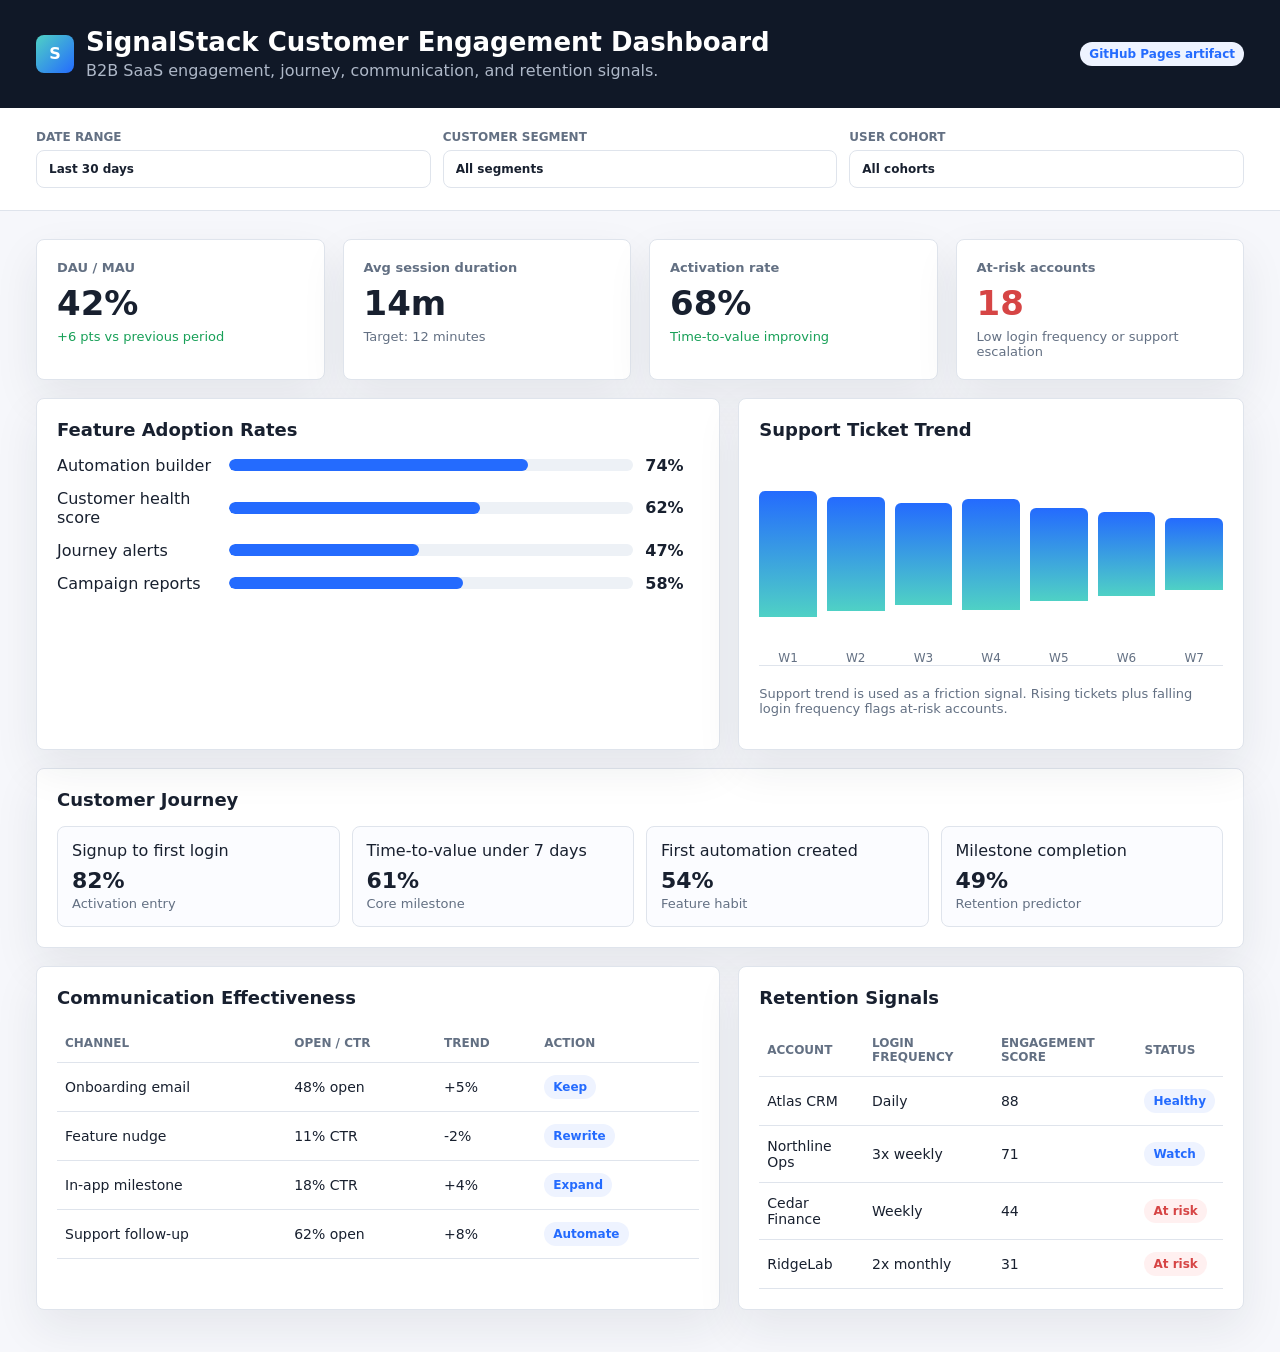
<file: index.html>
<!doctype html>
<html lang="en">
<head>
  <meta charset="utf-8">
  <meta name="viewport" content="width=device-width, initial-scale=1">
  <title>SignalStack Engagement Dashboard</title>
  <style>
    :root {
      --bg: #f6f7fb;
      --panel: #ffffff;
      --ink: #18202f;
      --muted: #637083;
      --line: #dfe4ec;
      --blue: #246bfe;
      --green: #18a058;
      --amber: #c47a00;
      --red: #d64545;
      --shadow: 0 18px 45px rgba(23, 32, 49, .08);
    }
    * { box-sizing: border-box; }
    body {
      margin: 0;
      font-family: Inter, ui-sans-serif, system-ui, -apple-system, BlinkMacSystemFont, "Segoe UI", sans-serif;
      background: var(--bg);
      color: var(--ink);
      letter-spacing: 0;
    }
    header {
      display: flex;
      align-items: center;
      justify-content: space-between;
      gap: 24px;
      padding: 28px 36px;
      background: #101827;
      color: #fff;
    }
    .brand { display: flex; align-items: center; gap: 12px; }
    .mark {
      width: 38px;
      height: 38px;
      border-radius: 8px;
      background: linear-gradient(135deg, #4fd1c5, #246bfe);
      display: grid;
      place-items: center;
      font-weight: 800;
    }
    h1 { margin: 0; font-size: 26px; line-height: 1.1; }
    header p { margin: 4px 0 0; color: #aeb8c8; }
    .filters {
      display: grid;
      grid-template-columns: repeat(3, minmax(160px, 1fr));
      gap: 12px;
      padding: 22px 36px;
      background: #fff;
      border-bottom: 1px solid var(--line);
    }
    label { display: grid; gap: 6px; color: var(--muted); font-size: 12px; font-weight: 700; text-transform: uppercase; }
    select {
      appearance: none;
      border: 1px solid var(--line);
      border-radius: 8px;
      padding: 11px 12px;
      background: #fff;
      color: var(--ink);
      font: inherit;
    }
    main { padding: 28px 36px 42px; max-width: 1320px; margin: 0 auto; }
    .grid { display: grid; gap: 18px; }
    .kpis { grid-template-columns: repeat(4, minmax(0, 1fr)); }
    .card {
      background: var(--panel);
      border: 1px solid var(--line);
      border-radius: 8px;
      box-shadow: var(--shadow);
      padding: 20px;
    }
    .metric-label { color: var(--muted); font-size: 13px; font-weight: 700; }
    .metric-value { font-size: 34px; font-weight: 800; margin: 8px 0 6px; }
    .metric-note { font-size: 13px; color: var(--muted); }
    .good { color: var(--green); }
    .warn { color: var(--amber); }
    .bad { color: var(--red); }
    .two-col { grid-template-columns: 1.15fr .85fr; margin-top: 18px; }
    h2 { margin: 0 0 16px; font-size: 18px; }
    .bar-row { display: grid; grid-template-columns: 160px 1fr 54px; gap: 12px; align-items: center; margin: 14px 0; }
    .bar-track { height: 12px; background: #edf1f6; border-radius: 999px; overflow: hidden; }
    .bar { height: 100%; background: var(--blue); border-radius: inherit; }
    .journey {
      display: grid;
      grid-template-columns: repeat(4, 1fr);
      gap: 12px;
    }
    .step {
      border: 1px solid var(--line);
      border-radius: 8px;
      padding: 14px;
      background: #fbfcff;
    }
    .step strong { display: block; font-size: 22px; margin-top: 8px; }
    table { width: 100%; border-collapse: collapse; font-size: 14px; }
    th, td { padding: 12px 8px; border-bottom: 1px solid var(--line); text-align: left; }
    th { color: var(--muted); font-size: 12px; text-transform: uppercase; }
    .pill { display: inline-flex; padding: 5px 9px; border-radius: 999px; font-size: 12px; font-weight: 700; background: #eef3ff; color: var(--blue); }
    .risk { background: #fff0f0; color: var(--red); }
    .chart {
      display: grid;
      grid-template-columns: repeat(7, 1fr);
      align-items: end;
      gap: 10px;
      height: 210px;
      border-bottom: 1px solid var(--line);
      padding-top: 10px;
    }
    .col { display: grid; align-items: end; gap: 8px; height: 100%; }
    .col div { background: linear-gradient(180deg, #246bfe, #4fd1c5); border-radius: 6px 6px 0 0; min-height: 18px; }
    .col span { font-size: 12px; color: var(--muted); text-align: center; }
    .footer-note { margin-top: 20px; color: var(--muted); font-size: 13px; }
    @media (max-width: 900px) {
      header, .filters { grid-template-columns: 1fr; padding: 22px; }
      header { align-items: flex-start; }
      .kpis, .two-col, .journey { grid-template-columns: 1fr; }
      main { padding: 20px; }
      .bar-row { grid-template-columns: 1fr; }
    }
  </style>
</head>
<body>
  <header>
    <div class="brand">
      <div class="mark">S</div>
      <div>
        <h1>SignalStack Customer Engagement Dashboard</h1>
        <p>B2B SaaS engagement, journey, communication, and retention signals.</p>
      </div>
    </div>
    <div class="pill">GitHub Pages artifact</div>
  </header>

  <section class="filters">
    <label>Date range
      <select id="dateRange">
        <option value="30">Last 30 days</option>
        <option value="60">Last 60 days</option>
        <option value="90">Last 90 days</option>
      </select>
    </label>
    <label>Customer segment
      <select id="segment">
        <option value="all">All segments</option>
        <option value="startup">Startup</option>
        <option value="scaleup">Scale-up</option>
        <option value="enterprise">Enterprise</option>
      </select>
    </label>
    <label>User cohort
      <select id="cohort">
        <option value="all">All cohorts</option>
        <option value="new">New users</option>
        <option value="expanding">Expanding users</option>
        <option value="atrisk">At-risk users</option>
      </select>
    </label>
  </section>

  <main>
    <section class="grid kpis">
      <article class="card">
        <div class="metric-label">DAU / MAU</div>
        <div class="metric-value" id="dau">42%</div>
        <div class="metric-note good">+6 pts vs previous period</div>
      </article>
      <article class="card">
        <div class="metric-label">Avg session duration</div>
        <div class="metric-value" id="session">14m</div>
        <div class="metric-note">Target: 12 minutes</div>
      </article>
      <article class="card">
        <div class="metric-label">Activation rate</div>
        <div class="metric-value" id="activation">68%</div>
        <div class="metric-note good">Time-to-value improving</div>
      </article>
      <article class="card">
        <div class="metric-label">At-risk accounts</div>
        <div class="metric-value bad" id="risk">18</div>
        <div class="metric-note">Low login frequency or support escalation</div>
      </article>
    </section>

    <section class="grid two-col">
      <article class="card">
        <h2>Feature Adoption Rates</h2>
        <div class="bar-row"><span>Automation builder</span><div class="bar-track"><div class="bar" id="bar1" style="width:74%"></div></div><strong id="adopt1">74%</strong></div>
        <div class="bar-row"><span>Customer health score</span><div class="bar-track"><div class="bar" id="bar2" style="width:62%"></div></div><strong id="adopt2">62%</strong></div>
        <div class="bar-row"><span>Journey alerts</span><div class="bar-track"><div class="bar" id="bar3" style="width:47%"></div></div><strong id="adopt3">47%</strong></div>
        <div class="bar-row"><span>Campaign reports</span><div class="bar-track"><div class="bar" id="bar4" style="width:58%"></div></div><strong id="adopt4">58%</strong></div>
      </article>

      <article class="card">
        <h2>Support Ticket Trend</h2>
        <div class="chart" id="ticketChart"></div>
        <p class="footer-note">Support trend is used as a friction signal. Rising tickets plus falling login frequency flags at-risk accounts.</p>
      </article>
    </section>

    <section class="card" style="margin-top:18px">
      <h2>Customer Journey</h2>
      <div class="journey">
        <div class="step">Signup to first login<strong id="j1">82%</strong><span class="metric-note">Activation entry</span></div>
        <div class="step">Time-to-value under 7 days<strong id="j2">61%</strong><span class="metric-note">Core milestone</span></div>
        <div class="step">First automation created<strong id="j3">54%</strong><span class="metric-note">Feature habit</span></div>
        <div class="step">Milestone completion<strong id="j4">49%</strong><span class="metric-note">Retention predictor</span></div>
      </div>
    </section>

    <section class="grid two-col">
      <article class="card">
        <h2>Communication Effectiveness</h2>
        <table>
          <thead><tr><th>Channel</th><th>Open / CTR</th><th>Trend</th><th>Action</th></tr></thead>
          <tbody id="comms"></tbody>
        </table>
      </article>
      <article class="card">
        <h2>Retention Signals</h2>
        <table>
          <thead><tr><th>Account</th><th>Login frequency</th><th>Engagement score</th><th>Status</th></tr></thead>
          <tbody id="accounts"></tbody>
        </table>
      </article>
    </section>
  </main>

  <script>
    const baselines = {
      all: { dau: 42, session: 14, activation: 68, risk: 18, adopt: [74,62,47,58], journey: [82,61,54,49], tickets: [42,38,34,37,31,28,24] },
      startup: { dau: 51, session: 16, activation: 74, risk: 6, adopt: [81,68,52,61], journey: [88,66,59,52], tickets: [14,13,11,10,9,8,7] },
      scaleup: { dau: 39, session: 13, activation: 65, risk: 8, adopt: [72,61,46,57], journey: [80,60,53,47], tickets: [18,16,15,17,14,13,11] },
      enterprise: { dau: 31, session: 11, activation: 58, risk: 4, adopt: [63,55,39,49], journey: [72,54,46,41], tickets: [10,9,8,10,8,7,6] }
    };
    const accounts = [
      ["Atlas CRM", "Daily", 88, "Healthy"],
      ["Northline Ops", "3x weekly", 71, "Watch"],
      ["Cedar Finance", "Weekly", 44, "At risk"],
      ["RidgeLab", "2x monthly", 31, "At risk"]
    ];
    const comms = [
      ["Onboarding email", "48% open", "+5%", "Keep"],
      ["Feature nudge", "11% CTR", "-2%", "Rewrite"],
      ["In-app milestone", "18% CTR", "+4%", "Expand"],
      ["Support follow-up", "62% open", "+8%", "Automate"]
    ];
    function setText(id, value) { document.getElementById(id).textContent = value; }
    function render() {
      const data = baselines[document.getElementById("segment").value];
      const cohort = document.getElementById("cohort").value;
      const riskBoost = cohort === "atrisk" ? 9 : cohort === "new" ? -3 : 0;
      setText("dau", data.dau + "%");
      setText("session", data.session + "m");
      setText("activation", data.activation + "%");
      setText("risk", Math.max(0, data.risk + riskBoost));
      data.adopt.forEach((v, i) => {
        const bar = document.getElementById("bar" + (i + 1));
        const label = document.getElementById("adopt" + (i + 1));
        bar.style.width = v + "%";
        label.textContent = v + "%";
      });
      data.journey.forEach((v, i) => setText("j" + (i + 1), v + "%"));
      document.getElementById("ticketChart").innerHTML = data.tickets.map((v, i) => {
        const h = Math.max(18, v * 3);
        return `<div class="col"><div style="height:${h}px"></div><span>W${i + 1}</span></div>`;
      }).join("");
      document.getElementById("comms").innerHTML = comms.map(r => `<tr><td>${r[0]}</td><td>${r[1]}</td><td>${r[2]}</td><td><span class="pill">${r[3]}</span></td></tr>`).join("");
      document.getElementById("accounts").innerHTML = accounts.map(r => `<tr><td>${r[0]}</td><td>${r[1]}</td><td>${r[2]}</td><td><span class="pill ${r[3] === "At risk" ? "risk" : ""}">${r[3]}</span></td></tr>`).join("");
    }
    document.querySelectorAll("select").forEach(el => el.addEventListener("change", render));
    render();
  </script>
</body>
</html>
</file>
